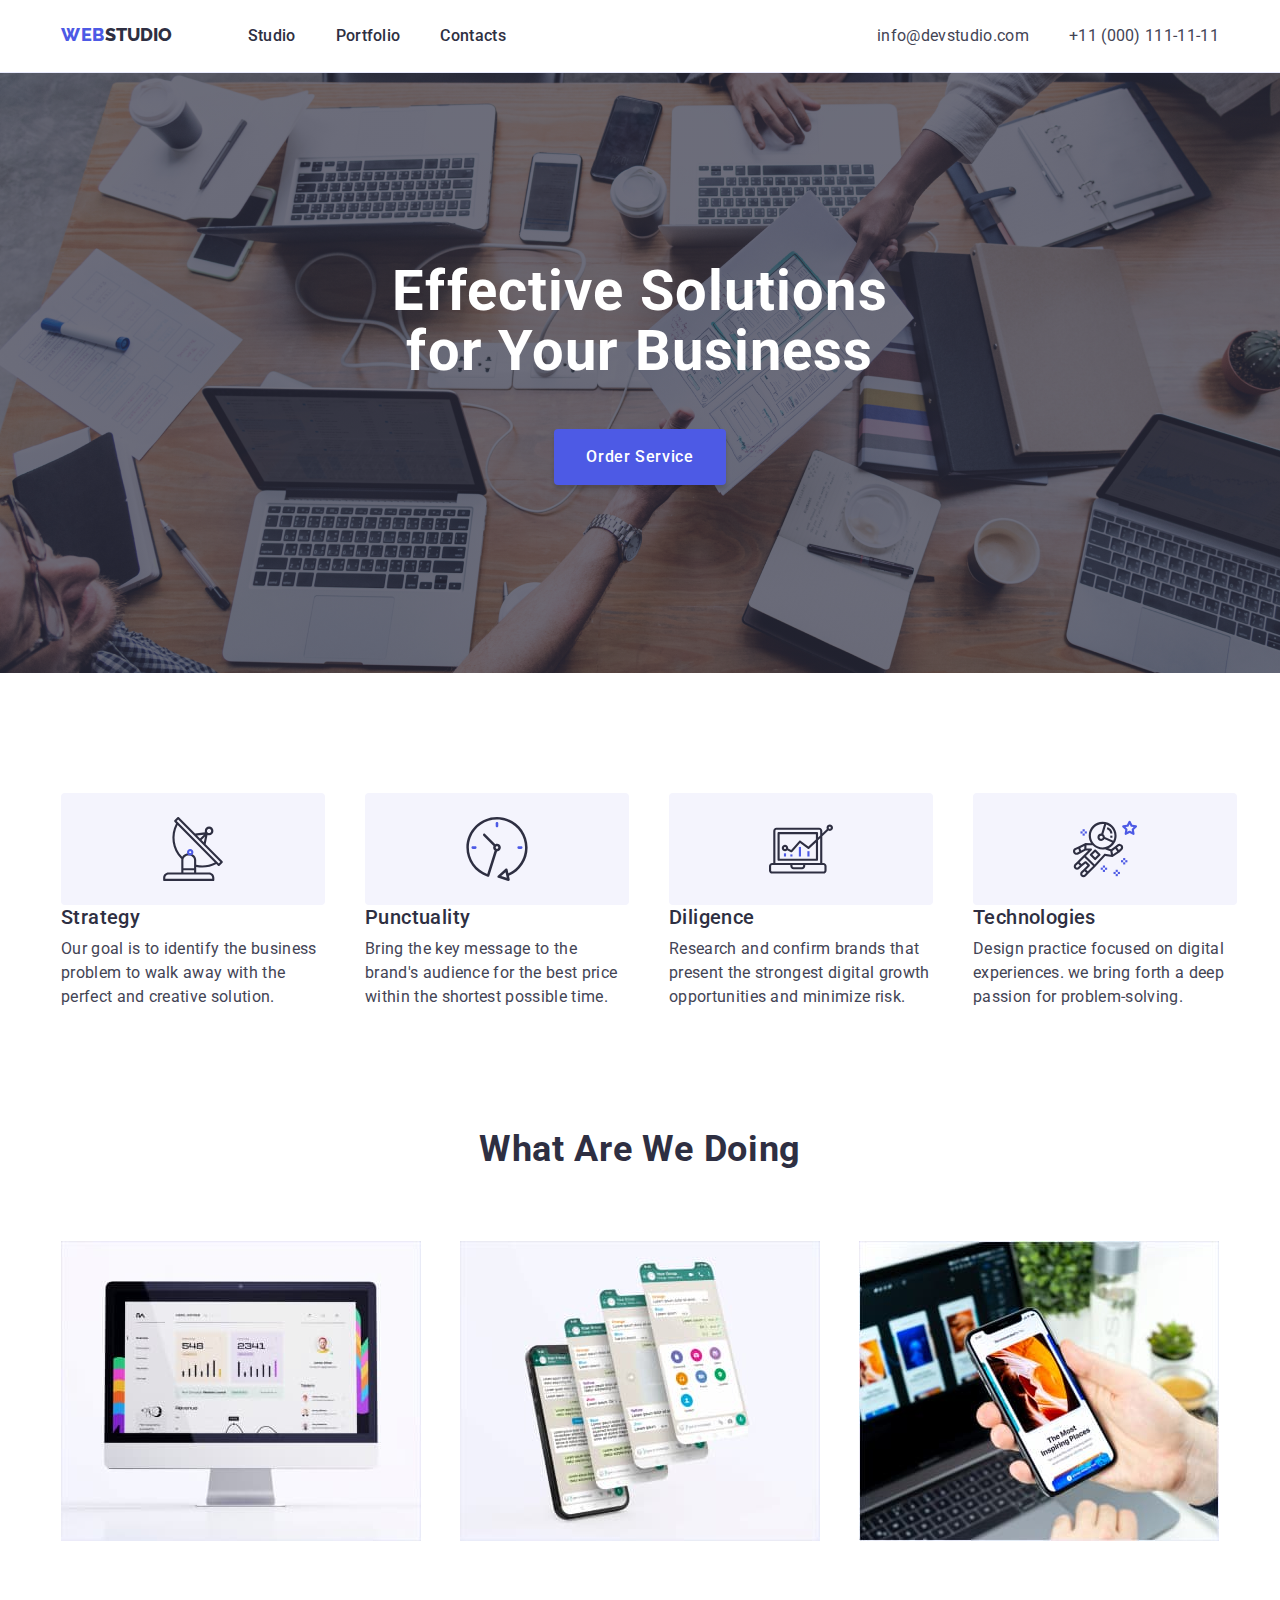
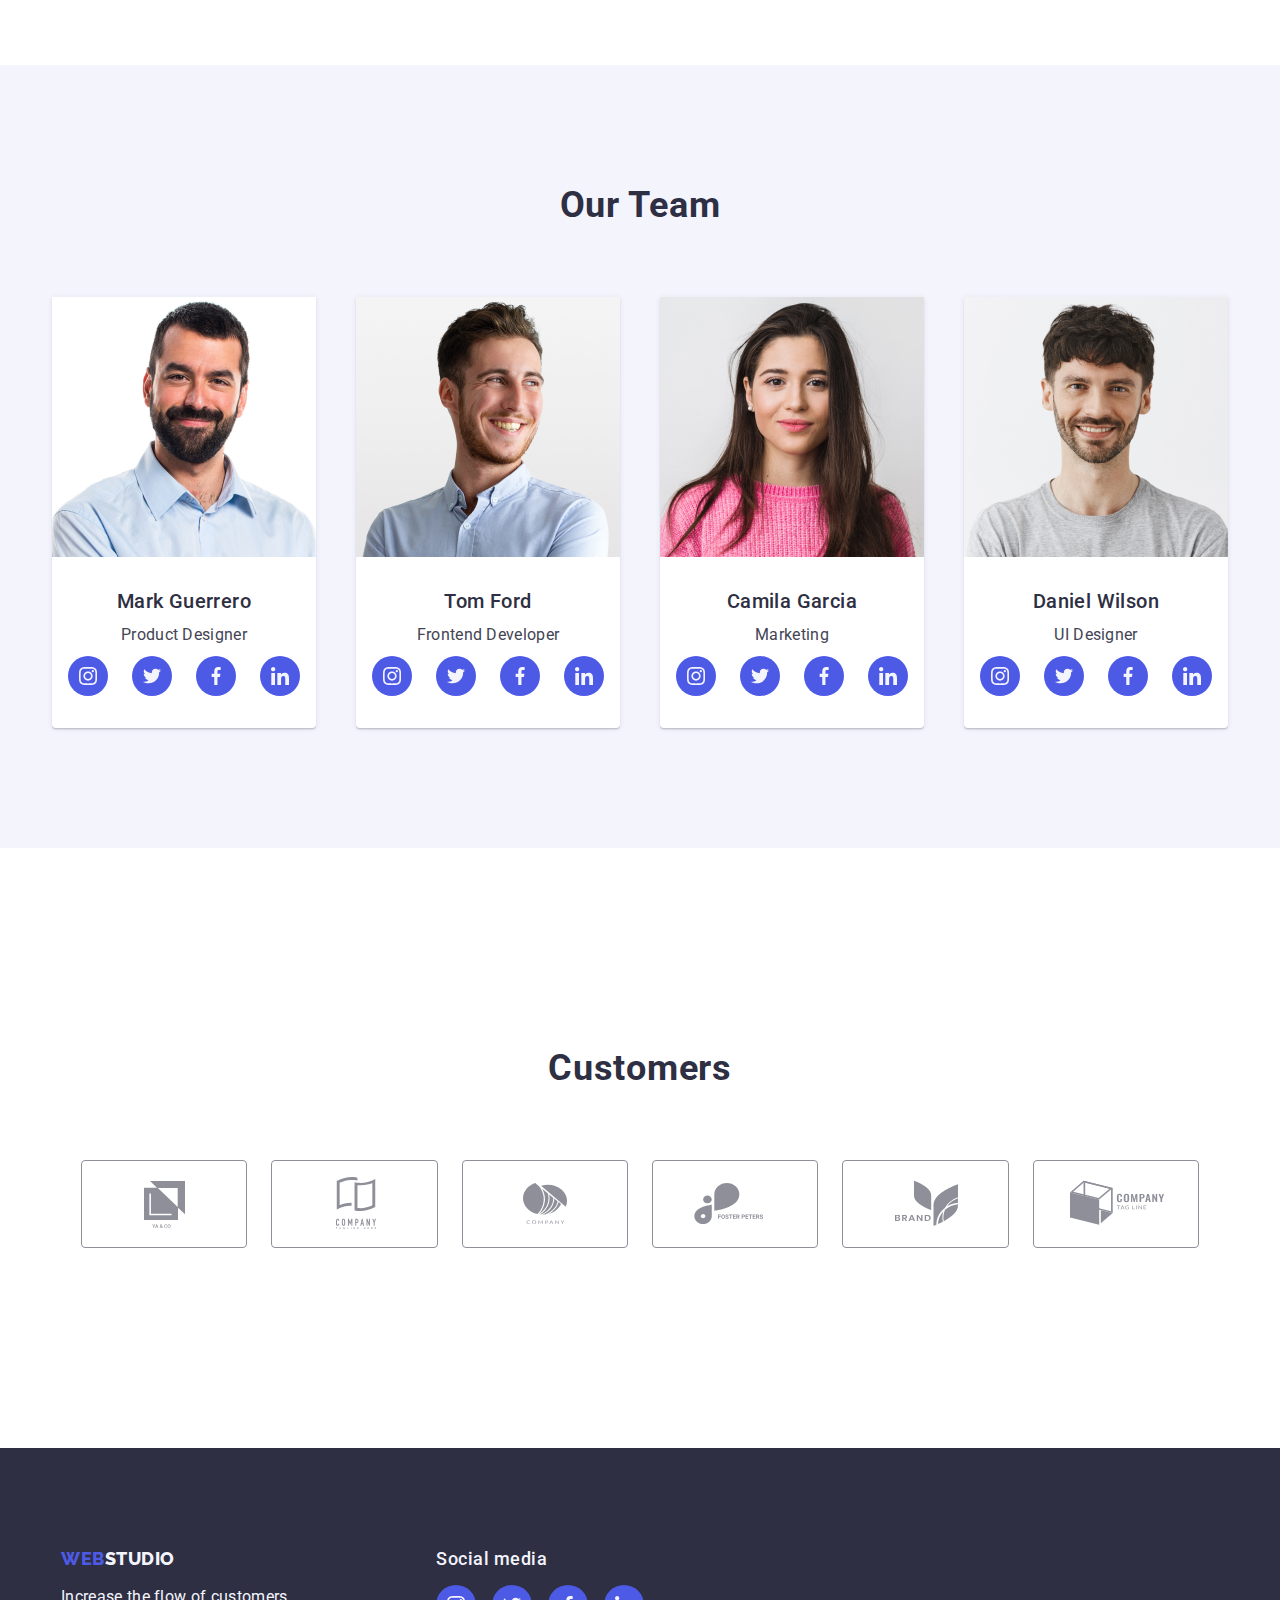
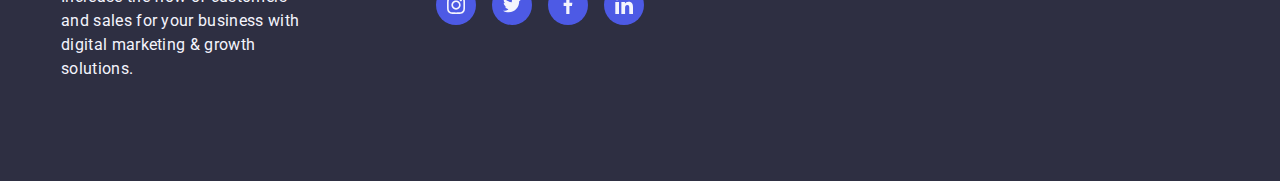
<file: index.html>
<!DOCTYPE html>
<html>
    <head>
        <title>webstudio</title>
        <meta name="description" content="a studio website sample" />
        <meta charset="utf-8"/>
        <link rel="preconnect" href="https://fonts.googleapis.com">
        <link rel="preconnect" href="https://fonts.gstatic.com" crossorigin>
        <link href="https://fonts.googleapis.com/css2?family=Raleway:wght@400;800&family=Roboto:wght@400;500;700;900&display=swap" rel="stylesheet">
        <link rel="stylesheet" href="https://cdnjs.cloudflare.com/ajax/libs/modern-normalize/2.0.0/modern-normalize.min.css" integrity="sha512-4xo8blKMVCiXpTaLzQSLSw3KFOVPWhm/TRtuPVc4WG6kUgjH6J03IBuG7JZPkcWMxJ5huwaBpOpnwYElP/m6wg==" crossorigin="anonymous" referrerpolicy="no-referrer" />
        <link rel="stylesheet" href="./css/style.css" />
    </head>
    <body>
        <header class="header">
            <div class="container header-container">
                <nav class="main-header-nav">
                    <a class="main-header-logo-link" href="/goit-markup-hw-03/"><span class="iris">web</span>studio</a>

                    <ul class="main-header-menu-list">
                        <li class="main-header-list-item"><a class="main-header-menu-list-item-link" href="">Studio</a></li>
                        <li class="main-header-list-item"><a class="main-header-menu-list-item-link" href="portfolio.html">Portfolio</a></li>
                        <li class="main-header-list-item"><a class="main-header-menu-list-item-link" href="">Contacts</a></li>
                    </ul>
                </nav>

                <address>
                <ul class="address-list">
                    <li><a class="main-header-contacts-link" href="mailto:info@devstudio.com">info@devstudio.com</a></li>
                    <li><a class="main-header-contacts-link" href="tel:+110001111111">+11 (000) 111-11-11</a></li>
                </ul>
                </address>
            </div>    
        </header>
                    
        <main>
            <section class="hero">
               <div class="container"> 
                <h1 class="hero-title">Effective Solutions<br/>for Your Business</h1>
                <button type="button" class="hero-cta">order service</button>
               </div> 
            </section>
            <section class="feature">
              <div class="container">
                <ul class="feature-list">
                    <li class="feature-list-item">
                       <div class="feature-list-item-icon"> 
                        <svg class="feature-item-icon">
                            <use href="./images/icons.svg#antenna" />
                        </svg>
                       </div>
                        <h3 class="feature-list-item-title">strategy</h3>
                        <p class="feature-list-item-description">
                        Our goal is to identify the business
                        problem to walk away with the
                        perfect and creative solution.
                        </p>
                    </li>
                    <ul class="feature-list">
                        <li class="feature-list-item">
                           <div class="feature-list-item-icon"> 
                            <svg class="feature-item-icon">
                                <use href="./images/icons.svg#clock" />
                            </svg>
                           </div>
                        <h3 class="feature-list-item-title">punctuality</h3>
                        <p class="feature-list-item-description">
                        Bring the key message to the
                        brand's audience for the best price
                        within the shortest possible time.
                        </p>
                    </li>
                    <li class="feature-list-item">
                        <div class="feature-list-item-icon"> 
                            <svg class="feature-item-icon">
                            <use href="./images/icons.svg#computer" />
                        </svg>
                        </div>
                        <h3 class="feature-list-item-title">diligence</h3>
                        <p class="feature-list-item-description">
                        Research and confirm brands that
                        present the strongest digital growth
                        opportunities and minimize risk.
                        <p>
                    </li>
                    <li class="feature-list-item">
                        <div class="feature-list-item-icon"> 
                            <svg class="feature-item-icon">
                            <use href="./images/icons.svg#astro" />
                        </svg>
                        </div>
                        <h3 class="feature-list-item-title">technologies</h3>
                        <p class="feature-list-item-description">
                        Design practice focused on digital
                        experiences. we bring forth a deep
                        passion for problem-solving.
                        </p>
                    </li>
                </ul>
              </div>
            </section>
            <section class="what-are-we-doing">
              <div class="container">
                <h2 class="what-are-we-doing-title">what are we doing</h2>
                
                <ul class="what-are-we-doing-list">
                   <li class="what-are-we-doing-list-item">
                    <img src="./images/img1s.jpg"
                    alt="desktop image"
                    width="360" />
                    </li>

                   <li class="what-are-we-doing-list-item">
                    <img src="./images/img2s.jpg"
                    alt="image of a cellular phone"
                    width="360" />
                  </li>

                  <li class="what-are-we-doing-list-item">
                    <img src="./images/img3s.jpg"
                    alt="image of a cellular phone"
                    width="360" />
                  </li>
                </ul>
              </div>      
            </section>
            <section class="our-team">
              <div class="container">
                <h2 class="our-team-title">Our Team</h2> 
                   <ul class="our-team-list"> 
                    <li class="our-team-list-item"> 
                        <img src="./images/tc1.jpg"
                        alt="image of a man with a beard"
                        width="264px" /> 
                        <div class="our-team-list-item-details">
                            <h3 class="our-team-list-item-title">Mark Guerrero</h3>
                            <p class="our-team-list-item-decription">Product Designer</p>
                            <ul class="team-socmed-list">
                            <li class="team-socmed-list-item">
                             <svg class="team-socmed-list-item-icon">
                                <use href="./images/icons.svg#instagram" />
                             </svg>
                            </li>
                            <li class="team-socmed-list-item">
                                <svg class="team-socmed-list-item-icon">
                                   <use href="./images/icons.svg#twitter" />
                                </svg>
                               </li>
                               <li class="team-socmed-list-item">
                                <svg class="team-socmed-list-item-icon">
                                   <use href="./images/icons.svg#facebook" />
                                </svg>
                               </li>
                               <li class="team-socmed-list-item">
                                <svg class="team-socmed-list-item-icon">
                                   <use href="./images/icons.svg#linkedIn" />
                                </svg>
                               </li>
                            </ul>
                            </div>
                    </li>
                    <li class="our-team-list-item">
                        <img src="./images/tc2.jpg"
                        alt="image of a man slightly sideview"
                        width="264px" />
                        <div class="our-team-list-item-details">
                        <h3 class="our-team-list-item-title">Tom Ford</h3>
                        <p class="our-team-list-item-decription">Frontend Developer</p>
                        <ul class="team-socmed-list">
                            <li class="team-socmed-list-item">
                             <svg class="team-socmed-list-item-icon">
                                <use href="./images/icons.svg#instagram" />
                             </svg>
                            </li>
                            <li class="team-socmed-list-item">
                                <svg class="team-socmed-list-item-icon">
                                   <use href="./images/icons.svg#twitter" />
                                </svg>
                               </li>
                               <li class="team-socmed-list-item">
                                <svg class="team-socmed-list-item-icon">
                                   <use href="./images/icons.svg#facebook" />
                                </svg>
                               </li>
                               <li class="team-socmed-list-item">
                                <svg class="team-socmed-list-item-icon">
                                   <use href="./images/icons.svg#linkedIn" />
                                </svg>
                               </li>
                            </ul>
                        </div>
                    </li>
                    <li class="our-team-list-item">
                        <img src="./images/tc3.jpg"
                        alt="image of a pretty woman in pink"
                        width="264px" /> 
                        <div class="our-team-list-item-details">
                        <h3 class="our-team-list-item-title">Camila Garcia</h3>
                        <p class="our-team-list-item-decription">Marketing</p>
                        <ul class="team-socmed-list">
                            <li class="team-socmed-list-item">
                             <svg class="team-socmed-list-item-icon">
                                <use href="./images/icons.svg#instagram" />
                             </svg>
                            </li>
                            <li class="team-socmed-list-item">
                                <svg class="team-socmed-list-item-icon">
                                   <use href="./images/icons.svg#twitter" />
                                </svg>
                               </li>
                               <li class="team-socmed-list-item">
                                <svg class="team-socmed-list-item-icon">
                                   <use href="./images/icons.svg#facebook" />
                                </svg>
                               </li>
                               <li class="team-socmed-list-item">
                                <svg class="team-socmed-list-item-icon">
                                   <use href="./images/icons.svg#linkedIn" />
                                </svg>
                               </li>
                            </ul> 
                        </div>
                    </li>
                    <li class="our-team-list-item">
                        <img src="./images/tc4.jpg"
                        alt="image of a man in grey tee shirt"
                        width="264px" /> 
                        <div class="our-team-list-item-details">
                        <h3 class="our-team-list-item-title">Daniel Wilson</h3>
                        <p class="our-team-list-item-decription">UI Designer</p>
                        <ul class="team-socmed-list">
                            <li class="team-socmed-list-item">
                             <svg class="team-socmed-list-item-icon">
                                <use href="./images/icons.svg#instagram" />
                             </svg>
                            </li>
                            <li class="team-socmed-list-item">
                                <svg class="team-socmed-list-item-icon">
                                   <use href="./images/icons.svg#twitter" />
                                </svg>
                               </li>
                               <li class="team-socmed-list-item">
                                <svg class="team-socmed-list-item-icon">
                                   <use href="./images/icons.svg#facebook" />
                                </svg>
                               </li>
                               <li class="team-socmed-list-item">
                                <svg class="team-socmed-list-item-icon">
                                   <use href="./images/icons.svg#linkedIn" />
                                </svg>
                               </li>
                        </ul>
                        </div>
                    </li>
                   </ul> 
                </div>     
            </section> 
            <section class="customers">
                <div class="customers-container">
                    <h2 class="customer-title">Customers</h2>
                    <ul class="customers-lists">
                        <li class="customers-list-item">
                           <a class="customer-list-item-link"> 
                            <svg class="customer-list-item-icon" width="104" height="56">
                                <use href="images/icons.svg#logo1" />
                            </svg>
                           </a>
                        </li>
                        <li class="customers-list-item">
                           <a class="customer-list-item-link">
                            <svg class="customer-list-item-icon" width="104" height="56">
                                <use href="images/icons.svg#logo2" />
                            </svg>
                           </a> 
                        </li>
                        <li class="customers-list-item">
                           <a class="customer-list-item-link">
                            <svg class="customer-list-item-icon" width="104" height="56">
                                <use href="images/icons.svg#logo3" />
                            </svg>
                           </a> 
                        </li>
                        <li class="customers-list-item">
                           <a class="customer-list-item-link"> 
                            <svg class="customer-list-item-icon" width="104" height="56">
                                <use href="images/icons.svg#logo4" />
                            </svg>
                           </a> 
                        </li>
                        <li class="customers-list-item">
                           <a class="customer-list-item-link">
                            <svg class="customer-list-item-icon" width="104" height="56">
                                <use href="images/icons.svg#logo5" />
                            </svg>
                           </a> 
                        </li>
                        <li class="customers-list-item">
                           <a class="customer-list-item-link">
                            <svg class="customer-list-item-icon" width="104" height="56">
                                <use href="images/icons.svg#logo6" />
                            </svg>
                           </a> 
                        </li>
                    </ul>
                </div>
            </section>
        </main>

        <footer class="footer">
          <div class="container footer-container">
            <div class="footer-details-container">  
                <a class="footer-logo-link" href="/goit-markup-hw-03/"><span class="iris">web</span>studio</a>
                <p class="footer-description">Increase the flow of customers and sales for your business with digital marketing & growth solutions.</p>
            </div>      
            <div class="footer-socmed">
                <h2 class="footer-socmed-title">Social media</h2>
                    <ul class="footer-socmed-list">
                        <li class="footer-socmed-list-item">
                            <svg class="team-socmed-list-item-icon"><use href="./images/icons.svg#instagram" /></svg>
                        </li>
                        <li class="footer-socmed-list-item">
                            <svg class="team-socmed-list-item-icon"><use href="./images/icons.svg#twitter" /></svg>
                        </li>
                        <li class="footer-socmed-list-item">
                            <svg class="team-socmed-list-item-icon"><use href="./images/icons.svg#facebook" /></svg>
                        </li>
                        <li class="footer-socmed-list-item">
                            <svg class="team-socmed-list-item-icon"><use href="./images/icons.svg#linkedIn" /></svg>
                        </li>
                    </ul>
            </div>        

          </div>
        </footer>
    </body>
</html>
</file>
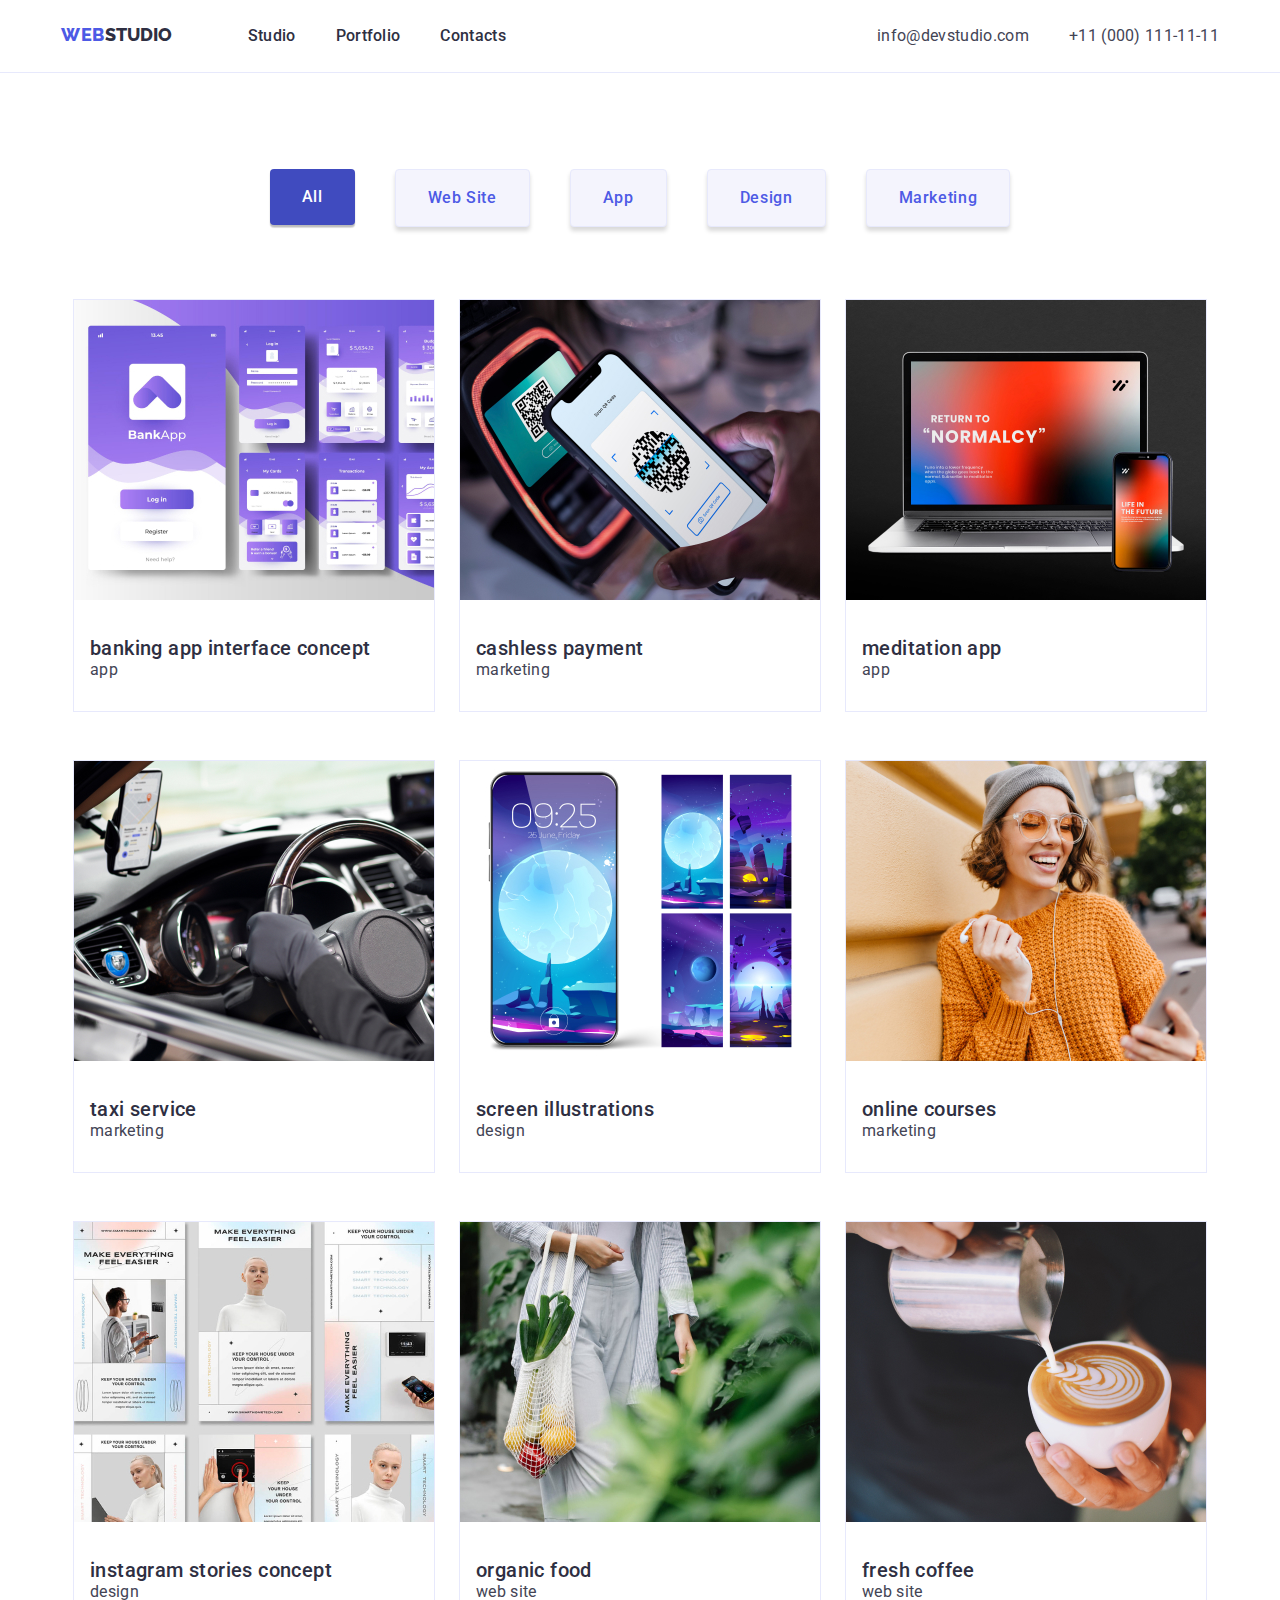
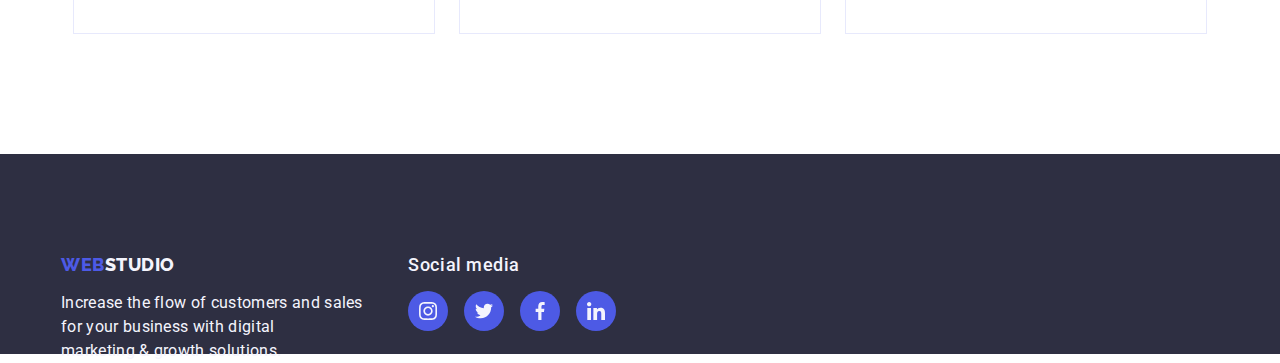
<file: portfolio.html>
<!DOCTYPE html>
<html>
    <head>
        <title>webstudio</title>
        <meta name="description" content="a studio website sample" />
        <meta charset="utf-8"/>
        <link rel="preconnect" href="https://fonts.googleapis.com">
        <link rel="preconnect" href="https://fonts.gstatic.com" crossorigin>
        <link href="https://fonts.googleapis.com/css2?family=Raleway:wght@400;800&family=Roboto:wght@400;500;700;900&display=swap" rel="stylesheet">
        <link rel="stylesheet" href="https://cdnjs.cloudflare.com/ajax/libs/modern-normalize/2.0.0/modern-normalize.min.css" integrity="sha512-4xo8blKMVCiXpTaLzQSLSw3KFOVPWhm/TRtuPVc4WG6kUgjH6J03IBuG7JZPkcWMxJ5huwaBpOpnwYElP/m6wg==" crossorigin="anonymous" referrerpolicy="no-referrer" />
        <link rel="stylesheet" href="./css/style.css" />
    </head>
    <body>
        <header class="header">
          <div class="container header-container">  
            <nav class="main-header-nav">
                <a class="main-header-logo-link" href="/goit-markup-hw-03/"><span class="iris">web</span>studio</a>

                <ul class="main-header-menu-list">
                    <li><a class="main-header-menu-list-item-link" href="">Studio</a></li>
                    <li><a class="main-header-menu-list-item-link" href="index.html">Portfolio</a></li>
                    <li><a class="main-header-menu-list-item-link" href="">Contacts</a></li>
                </ul>
            </nav>

            <address>
                <ul class="address-list">
                    <li><a class="main-header-contacts-link" href="mailto:info@devstudio.com">info@devstudio.com</a></li>
                    <li><a class="main-header-contacts-link" href="tel:+110001111111">+11 (000) 111-11-11</a></li>
                </ul>
            </address>
          </div>  
        </header>
        <main>
            <section class="portfolio">
              <div class="container">  
                <ul class="portfolio-filter-list-cta">
                    <li><button type="button" class="portfolio-filter-list-item-cta-all">all</button></li>
                    <li><button type="button" class="portfolio-filter-list-item-cta">web site</button></li>
                    <li><button type="button" class="portfolio-filter-list-item-cta">app</button></li>
                    <li><button type="button" class="portfolio-filter-list-item-cta">design</button></li>
                    <li><button type="button" class="portfolio-filter-list-item-cta">marketing</button></li>             
                </ul> 
              </div>     
            </section>
            <section class="projects">
               <div class="container portfolio-container"> 
                <ul class="portfolio-list">
                    <li class="portfolio-list-item">
                        <img src="./images/r1img.jpg"
                        alt="bankapp image"
                        width="360" />
                        <div class="portfolio-list-item-details">
                        <h3 class="portfolio-list-item-title">banking app interface concept</h3>
                        <p class="portfolio-list-item-description">app</p>
                        </div>
                    </li>
                    <li class="portfolio-list-item">
                        <img src="./images/r1img2.jpg"
                        alt="qr scanning image"
                        width="360" />
                        <div class="portfolio-list-item-details">
                        <h3 class="portfolio-list-item-title">cashless payment</h3>
                        <p class="portfolio-list-item-description">marketing</p>
                        </div>
                    </li>
                    <li class="portfolio-list-item">
                        <img src="./images/r1img3.jpg"
                        alt="desktop & cellular showing screen image"
                        width="360" />
                        <div class="portfolio-list-item-details">
                        <h3 class="portfolio-list-item-title">meditation app</h3>
                        <p class="portfolio-list-item-description">app</p>
                        </div>
                    </li>
                    <li class="portfolio-list-item">
                        <img src="./images/r2img.jpg"
                        alt="driving wheel of a taxi image"
                        width="360" />
                        <div class="portfolio-list-item-details">
                        <h3 class="portfolio-list-item-title">taxi service</h3>
                        <p class="portfolio-list-item-description">marketing</p>
                        </div>
                    </li>
                    <li class="portfolio-list-item">
                        <img src="./images/r2img2.jpg"
                        alt="cellular screen feature image"
                        width="360" />
                        <div class="portfolio-list-item-details">
                        <h3 class="portfolio-list-item-title">screen illustrations</h3>
                        <p class="portfolio-list-item-description">design</p>
                        </div>
                    </li>
                    <li class="portfolio-list-item">
                        <img src="./images/r2img3.jpg"
                        alt="happylady in orange top image"
                        width="360" />
                        <div class="portfolio-list-item-details">
                        <h3 class="portfolio-list-item-title">online courses</h3>
                        <p class="portfolio-list-item-description">marketing</p>
                        </div>
                    </li>
                    <li class="portfolio-list-item">
                        <img src="./images/r3img.jpg"
                        alt="ig content sample image"
                        width="360" />
                        <div class="portfolio-list-item-details">
                        <h3 class="portfolio-list-item-title">instagram stories concept</h3>
                        <p class="portfolio-list-item-description">design</p>
                        </div>
                    </li>
                    <li class="portfolio-list-item">
                        <img src="./images/r3img2.jpg"
                        alt="lady in white carrying fruit bag image"
                        width="360" />
                        <div class="portfolio-list-item-details">
                        <h3 class="portfolio-list-item-title">organic food</h3>
                        <p class="portfolio-list-item-description">web site</p>
                        </div>
                    </li>
                    <li class="portfolio-list-item">
                        <img src="./images/r3img3.jpg"
                        alt="coffee art image"
                        width="360" />
                        <div class="portfolio-list-item-details">
                        <h3 class="portfolio-list-item-title">fresh coffee</h3>
                        <p class="portfolio-list-item-description">web site</p>
                        </div>
                    </li>
                </ul>
               </div>     
            </section>
        </main>

        <footer class="portfolio-footer">
          <div class="container">  
            <div class="portfoliofoot-container">
                <a class="portfolio-footer-logo-link" href="/goit-markup-hw-03/"><span class="iris">web</span>studio</a>
                <p class="portfolio-footer-description">Increase the flow of customers and sales<br/> for your business with digital<br/> marketing & growth solutions.</p>
            </div>
            <div class="portfoliofootsm-container">
                <h2 class="portfoliofootsm-title">Social media</h2>
                    <ul class="portfoliofootsm-list">
                        <li class="portfoliofootsm-list-item">
                            <svg class="team-socmed-list-item-icon"><use href="./images/icons.svg#instagram" /></svg>
                        </li>
                        <li class="portfoliofootsm-list-item">
                            <svg class="team-socmed-list-item-icon"><use href="./images/icons.svg#twitter" /></svg>
                        </li>
                        <li class="portfoliofootsm-list-item">
                            <svg class="team-socmed-list-item-icon"><use href="./images/icons.svg#facebook" /></svg>
                        </li>
                        <li class="portfoliofootsm-list-item">
                            <svg class="team-socmed-list-item-icon"><use href="./images/icons.svg#linkedIn" /></svg>
                        </li>
                    </ul>
            </div>        
          </div>  
        </footer>
    </body>    
</html>
</file>
<file: css/style.css>
* {
    margin: 0;
    padding: 0;
    box-sizing: border-box;
}

body {
    font-family: 'Roboto', sans-serif;
    background-color: var(--white);
}

ul {
    list-style-type: none;
    display: flex;
    align-items: flex-start;
}

a {
    text-decoration: none;
}

button {
    font-family: inherit;
    border: unset;
    outline: none;
    cursor: pointer;
    display: inline-flex;
    padding: 16px 32px;
    align-items: flex-start;
    gap: 10px;
    border-radius: 4px;
    background: var(--iris);
}

:root {
    --iris: #4D5AE5;
    --ocean: #404BBF;
    --navyblue: #2E2F42;
    --green: #31D0AA;
    --slate: #434455;
    --lightslate: #8E8F99;
    --cornflower: #E7E9FC;
    --cloud:#F4F4FD;
    --navybluemodal: #2E2F42;
    --grey: #2E2F42;
    --white: #FFFFFF;
    --dairy: #FCFCFC;
    --transition-duration: 250ms;
}

.iris {
    color: var(--iris);
    font-family: Raleway;
    font-size: 18px;
    font-style: normal;
    font-weight: 800;
    line-height: 21px;
    letter-spacing: 0.54px;
    text-transform: uppercase;
}

.container {
    width: 1158px;
    margin: 0 auto;
}

.header {
    width: 100%;
    padding: 24px 0; 
    border-bottom: 1px solid var(--cornflower);
    background-color: var(--white);
}

.header-container {
    display: flex;
    justify-content: space-between;
}

.main-header-nav {
    display: flex;
    gap: 76px;
}

.main-header-logo-link {
    color: var(--navyblue);
    font-family: Raleway;
    font-size: 18px;
    font-style: normal;
    font-weight: 800;
    text-transform: uppercase;
    text-decoration: none;
}

.main-header-menu-list-item-link::after {
    content: "";
    display:block;
    height: 4px;
    width: 0;
    background-color: var(--ocean);
    border-radius: 4px;
    position: absolute;
    left: 0;
    bottom: -25px;
}

.main-header-list-item:hover .main-header-menu-list-item-link {
    color: var(--ocean);
}

.main-header-list-item:hover .main-header-menu-list-item-link::after {
    width: 100%;
}

.main-header-list-item {
    position: relative;
}

.footer-logo-link {
    color: var(--cloud);
    font-family: Raleway;
    font-size: 18px;
    font-style: normal;
    font-weight: 800;
    line-height: 21px;
    letter-spacing: 0.54px;
    text-transform: uppercase;
    display: block;
    margin-bottom: 16px;
}

.main-header-menu-list,
.address-list {
    display: flex;
    gap: 40px;
}

.main-header-menu-list-item-link {
    color: var(--navyblue);
    font-size: 16px;
    font-style: normal;
    font-weight: 500;
    line-height: 24px; 
    letter-spacing: 0.32px;
}

.main-header-contacts-link:hover {
    color: var(--ocean)
}

.main-header-contacts-link {
    color: var(--slate);
    font-family: Roboto;
    font-size: 16px;
    font-style: normal;
    font-weight: 400;
    line-height: 24px; 
    letter-spacing: 0.32px;
}

.hero {
    flex-shrink: 0;
    padding: 188px 0;
    background: linear-gradient(rgba(46, 47, 66, 0.70), rgba(46, 47, 66, 0.70)), url('./../images/herobg.jpg');
    width: 100%;
}

.hero-title {
    color: var(--white);
    text-align: center;
    font-size: 56px;
    font-style: normal;
    font-weight: 700;
    line-height: 60px;
    letter-spacing: 1.12px;
    margin-bottom: 48px;
}

.hero-cta {
    color: var(--white);
    font-family: inherit;
    font-size: 16px;
    font-style: normal;
    font-weight: 500;
    line-height: 24px;
    letter-spacing: 0.64px;
    text-transform: capitalize;
    display: block;
    margin: 0 auto;
    padding: 16px 32px;
    align-items: flex-start;
    gap: 10px;
    border-radius: 4px;
    background: var(--iris);
    box-shadow: 0px 4px 4px 0px rgba(0, 0, 0, 0.15);
}

.hero-cta:hover {
    background-color: var(--ocean)
}

.feature {
    padding: 120px 0;
}

.feature-list {
    display: flex;
    gap: 40px;    
}

.feature-list-item-title {
    flex-direction: column;
    align-items: flex-start;
    gap: 8px;
    flex-shrink: 0;
    color: var(--navyblue);
    font-size: 20px;
    font-style: normal;
    font-weight: 500;
    line-height: 24px;
    letter-spacing: 0.4px;
    text-transform: capitalize;
    margin-bottom: 8px;
}

.feature-list-item-description {
    color: var(--slate);
    font-size: 16px;
    font-style: normal;
    font-weight: 400;
    line-height: 24px;
    letter-spacing: 0.32px;
}

.feature-list-item-icon {
    width: 264px;
    height: 112px;
    flex-shrink: 0;
    border-radius: 4px;
    background: var(--cloud);
    justify-content: center;
    align-items: center;
    display: flex;
}

.feature-item-icon {
    width: 64px;
    height: 64px;
    display: flex;
}

.what-are-we-doing {
    background: var(--white);
    display: flex;
    box-sizing: content-box;
    padding-bottom: 120px;
}

.what-are-we-doing-title {
    color: var(--navyblue);
    text-align: center;
    font-size: 36px;
    font-style: normal;
    font-weight: 700;
    line-height: 40px;
    letter-spacing: 0.72px;
    text-transform: capitalize;
    margin-bottom: 72px;
}

.what-are-we-doing-list {
    justify-content: space-between;
}

.our-team {
    background: var(--cloud);
    box-sizing: content-box;
    padding: 120px 0;
}

.our-team-title {
    color: var(--navyblue);
    text-align: center;
    font-size: 36px;
    font-style: normal;
    font-weight: 700;
    line-height: 40px; 
    letter-spacing: 0.72px;
    text-transform: capitalize;
    margin-bottom: 72px;
 }

 .our-team-list{
    display: flex;
    justify-content: center;
    gap: 40px;
}

.our-team-list-item {
    display: inline-flex;
    padding-bottom: 0;
    flex-direction: column;
    justify-content: space-between;
    align-items: center;
    border-radius: 0px 0px 4px 4px;
    background: var(--white);
    box-shadow: 0px 2px 1px 0px rgba(46, 47, 66, 0.08), 0px 1px 1px 0px rgba(46, 47, 66, 0.16), 0px 1px 6px 0px rgba(46, 47, 66, 0.08);
}

.our-team-list-item-details {
    display: block;
    width: 100%;
    padding: 32px 16px;
}

.our-team-list-item-title {
    color: var(--navyblue);
    text-align: center;
    font-size: 20px;
    font-style: normal;
    font-weight: 500;
    letter-spacing: 0.4px;
    margin-bottom: 12px;
} 

.our-team-list-item-decription {
    color: var(--slate);
    text-align: center;
    font-size: 16px;
    font-style: normal;
    font-weight: 400;
    letter-spacing: 0.32px;
    margin-bottom: 12px;
}

.team-socmed-list {
    gap: 24px;
}

.team-socmed-list-item {
    display: flex;
    justify-content: center;
    align-items: center;
    width: 40px;
    height: 40px;
    background: var(--iris);
    border-radius: 50%;
    color: var(--cloud);
}

.team-socmed-list-item:hover {
    background-color: var(--ocean);
}

.team-socmed-list-item-icon {
    display: flex;
    justify-content: center;
    align-items: center;
    width: 18px;
    height: 18px;
    fill: currentColor;
}

.customers {
    padding: 120px 0;
    width: 100%;
}

.customers-container {
    width: 1158px;
    margin: 0 auto;
    padding: 80px 20px;
}

.customer-title {
    color: var(--navyblue);
    text-align: center;
    font-size: 36px;
    font-style: normal;
    font-weight: 700;
    line-height: 40px;
    letter-spacing: 0.72px;
    text-transform: capitalize;
    margin-bottom: 72px;
}

.customers-lists {
    display: flex;
    justify-content: center;
    align-items: flex-start;
    gap: 24px;
    fill: currentColor;
}

.customers-list-item {
    width: 100%;
    height: 88px;
    display: flex;
    justify-content: center;
    align-items: center;
    border-radius: 4px;
    border: 1px solid var(--lightslate);
    transition: color 250ms cubic-bezier(0, 4, 0, 0, 2, 1);
    gap: 40px;
}

.customers-list-item:hover {
    border-color: var(--ocean);
}

.customer-list-item-link {
    color: var(--lightslate);
}

.customers-list-item:hover .customer-list-item-link {
    color: var(--ocean);
}

.customer-list-item-icon {
    fill: currentColor;
}

.footer {
    background: var(--navyblue);
    padding: 100px 0;
}

.footer-description {
    color: var(--cloud);
    font-size: 16px;
    font-style: normal;
    font-weight: 400;
    line-height: 24px;
    letter-spacing: 0.32px;
    text-transform: none;
}

.footer-container {
    display: flex;
}

.footer-details-container {
    width: 264px;
    margin-right: 120px;
}

.footer-socmed {
    width: 70%;
    color: var(--white);
    float: right;
    flex-direction: column;
    font-size: 16px;
    font-style: normal;
    font-weight: 500;
    line-height: 24px;
    letter-spacing: 0.32px;
}

.footer-socmed-title {
    color: var(--cloud);
    font-size: 18px;
    font-style: normal;
    line-height: 21px;
    letter-spacing: 0.54px;
    display: block;
    font-weight: 500;
    margin-bottom: 16px;
}

.footer-socmed-list {
    gap: 16px; 
}

.footer-socmed-list-item {
    display: flex;
    justify-content: center;
    align-items: center;
    width: 40px;
    height: 40px;
    background: var(--iris);
    border-radius: 50%;
    color: var(--cloud);
    fill: currentColor; 
}

.footer-socmed-list-item:hover {
    background-color: var(--green);
}

.footer-socmed-list-item-icon {
    display: flex;
    justify-content: center;
    align-items: center;
    width: 18px;
    height: 18px;
    fill: currentColor;
}

.portfolio {
    background: var(--white);
    padding: 96px 0 72px;
}

.portfolio-filter-list-cta {
    display: flex;
    justify-content: center;
    gap: 40px;
}

.portfolio-filter-list-item-cta-all {
    color: var(--white);
    text-align: center;
    font-family: inherit;   
    font-size: 16px;
    font-style: normal;
    font-weight: 500;
    letter-spacing: 0.64px;
    line-height: 24px;
    text-transform: capitalize;
    display: flex;
    align-items: flex-start;
    background: var(--ocean);
    box-shadow: 0px 2px 2px 0px rgba(0, 0, 0, 0.12), 0px 2px 1px 0px rgba(0, 0, 0, 0.08), 0px 3px 1px 0px rgba(0, 0, 0, 0.10);
}

.portfolio-filter-list-item-cta {
    color: var(--iris);
    text-align: center;
    font-size: 16px;
    font-style: normal;
    font-family: inherit;
    font-weight: 500;
    line-height: 24px;
    letter-spacing: 0.64px;
    text-transform: capitalize;
    display: flex;
    justify-content: center;
    align-items: center;
    border: 1px solid var(--cornflower);
    background: var(--cloud);
    box-shadow: 0px 4px 4px 0px rgba(0, 0, 0, 0.15);
}

.portfolio-filter-list-item-cta-all:hover {    
    background: var(--ocean);
    border-color: var(--ocean);
    box-shadow: 0px 2px 2px 0px rgba(0, 0, 0, 0.12), 0px 2px 1px 0px rgba(0, 0, 0, 0.08), 0px 3px 1px 0px   rgba(0, 0, 0, 0.10);
}

.portfolio-filter-list-item-cta:hover {    
    background: var(--ocean);
    border-color: var(--ocean);
    box-shadow: 0px 2px 2px 0px rgba(0, 0, 0, 0.12), 0px 2px 1px 0px rgba(0, 0, 0, 0.08), 0px 3px 1px 0px   rgba(0, 0, 0, 0.10);
    color: var(--white);
}


.portfolio-list {
    display: flex;
    flex-wrap: wrap;
    column-gap: 24px;
    row-gap: 48px;
    justify-content: center;
}


.projects {
    padding-bottom: 120px;
}

.portfolio-list-item {
    border: 1px solid var(--cornflower);
}


.portfolio-list-item-details {
    display: block;
    width: 100%;
    padding: 32px 16px;
}

.portfolio-list-item-title {
    color: var(--navyblue);
    font-size: 20px;
    font-style: normal;
    font-weight: 500;
    letter-spacing: 0.4px;
    display: block;
}

.portfolio-list-item-description {
    color: var(--slate);
    font-size: 16px;
    font-style: normal;
    font-weight: 400;
    letter-spacing: 0.32px;
}

.portfolio-footer {
    background: var(--navyblue);
    padding: 100px 0;
}

.portfolio-footer-logo-link {
    color: var(--cloud);
    font-family: Raleway;
    font-size: 18px;
    font-style: normal;
    font-weight: 800;
    line-height: 21px;
    letter-spacing: 0.54px;
    text-transform: uppercase;
    display: block;
    margin-bottom: 16px;
}

.portfolio-footer-description {
    color: var(--cloud);
    font-size: 16px;
    font-style: normal;
    font-weight: 400;
    line-height: 24px;
    letter-spacing: 0.32px;
    text-transform: none;
}

.portfoliofoot-container {
    width: 30%;
    float: left;
}

.portfoliofootsm-container {
    width: 70%;
    height: 80px;
    color: var(--white);
    float: right;
    flex-direction: column;
    font-size: 16px;
    font-style: normal;
    font-weight: 500;
    line-height: 24px;
    letter-spacing: 0.32px;
}

.portfoliofootsm-title {
    color: var(--cloud);
    font-size: 18px;
    font-style: normal;
    line-height: 21px;
    letter-spacing: 0.54px;
    display: block;
    font-weight: 500;
    margin-bottom: 16px;
}

.portfoliofootsm-list {
    gap: 16px; 
}

.portfoliofootsm-list-item {
    display: flex;
    justify-content: center;
    align-items: center;
    width: 40px;
    height: 40px;
    background: var(--iris);
    border-radius: 50%;
    color: var(--cloud);
    fill: currentColor; 
}

.portfoliofootsm-list-item:hover {
    background-color: var(--green);
}

.portfoliofootsm-list-item-icon {
    display: flex;
    justify-content: center;
    align-items: center;
    width: 18px;
    height: 18px;
    fill: currentColor;
}
</file>
